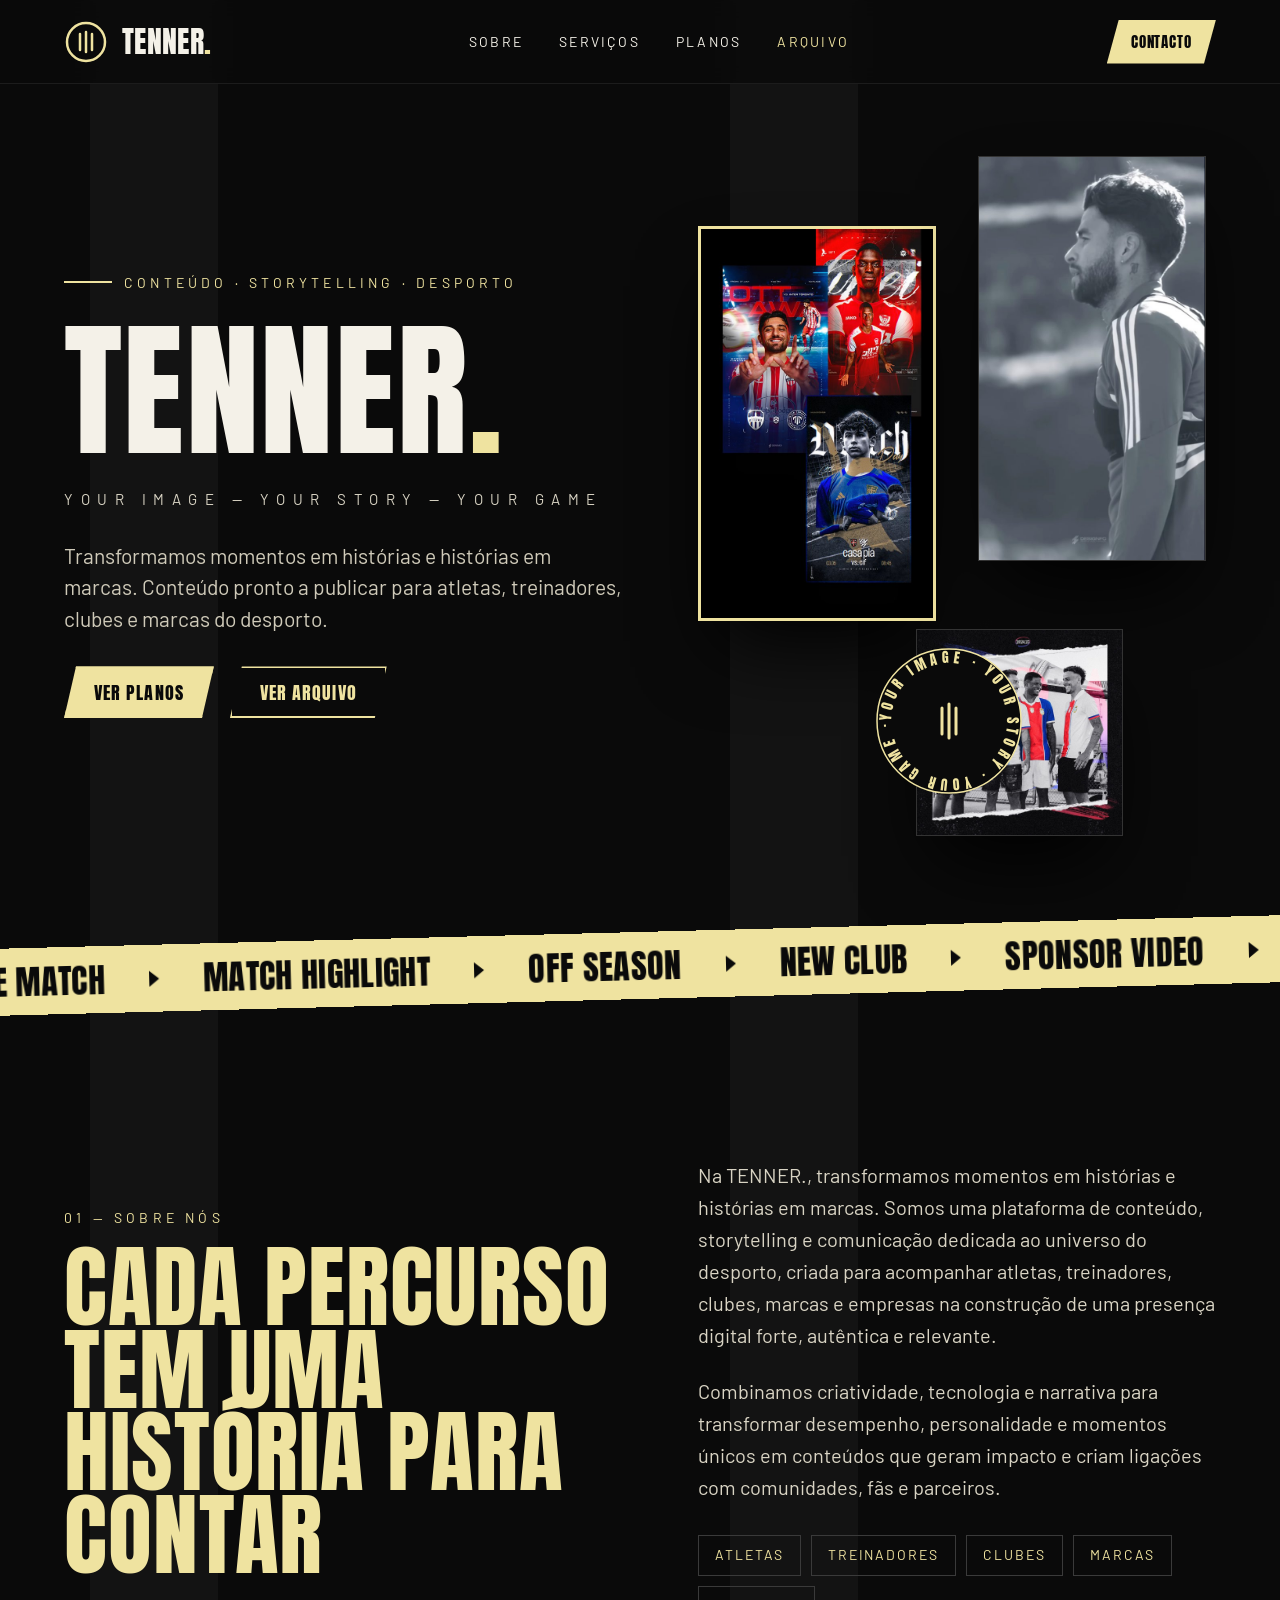
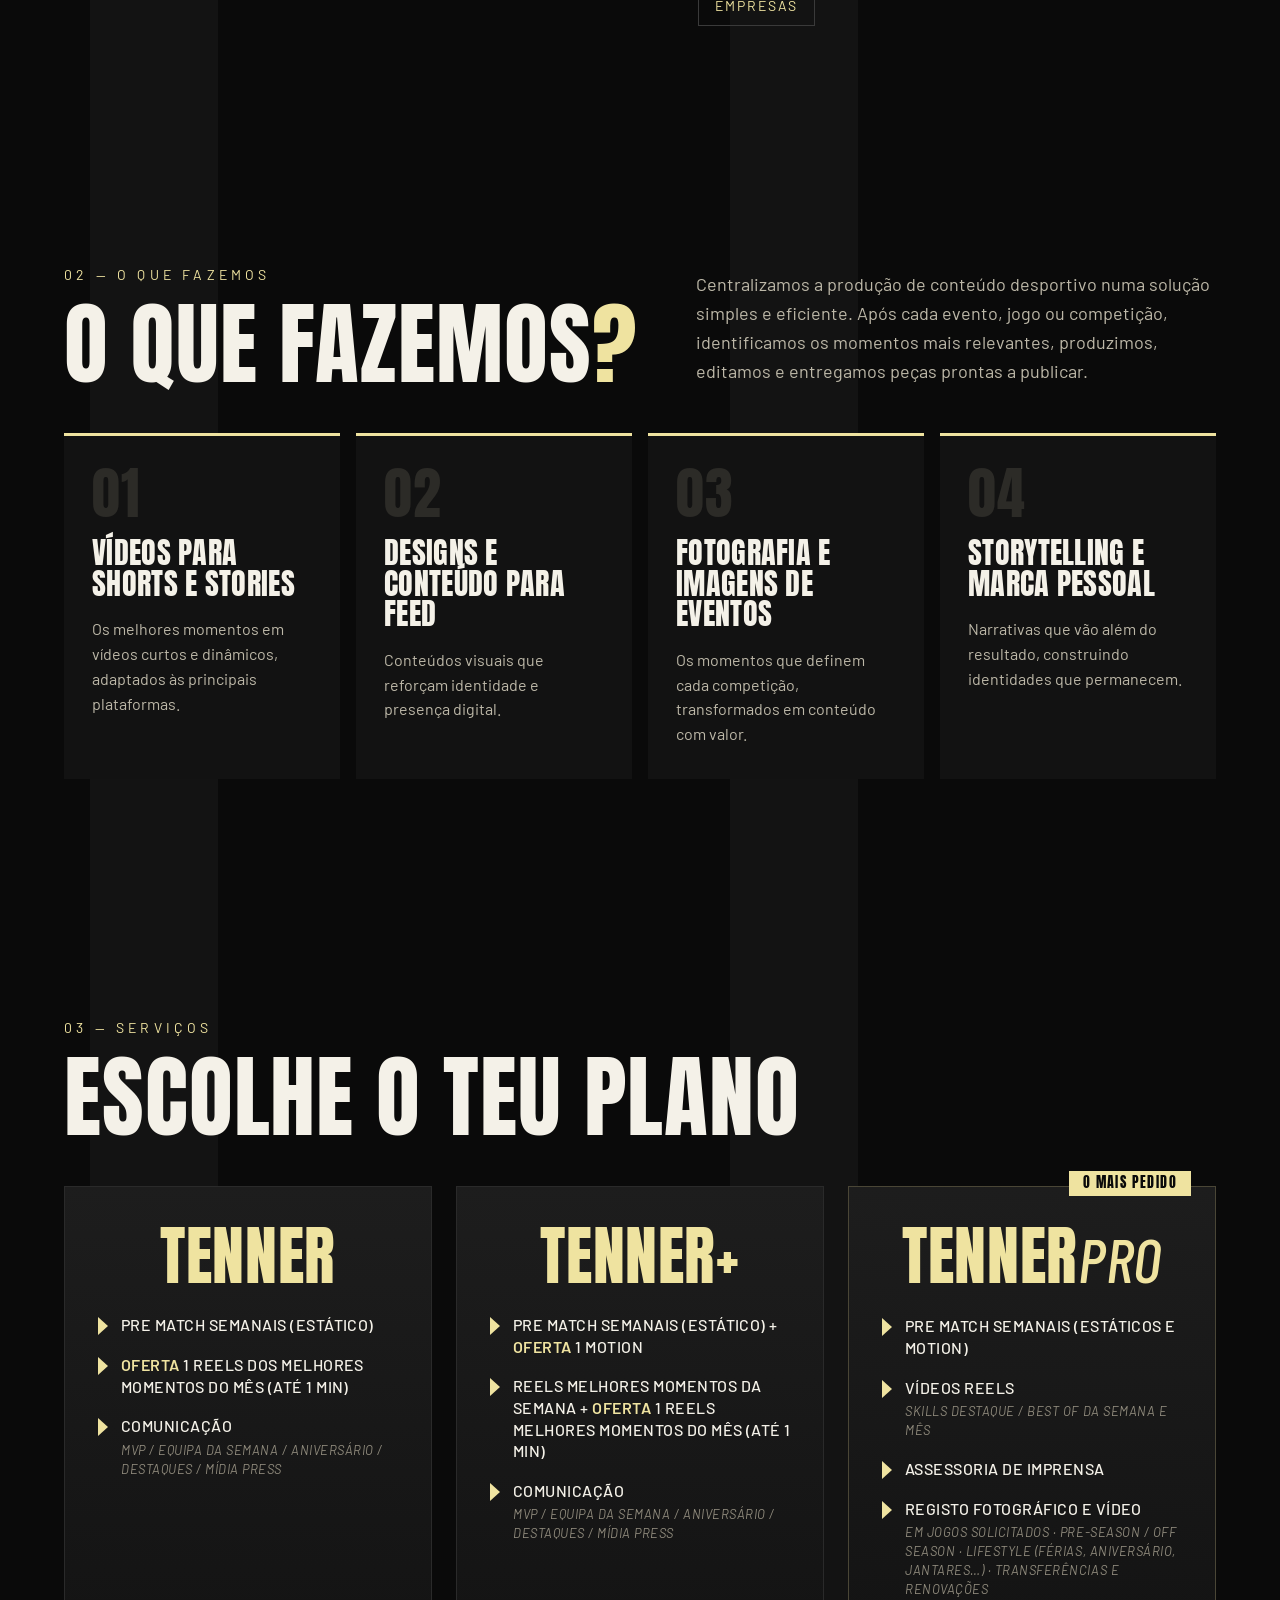
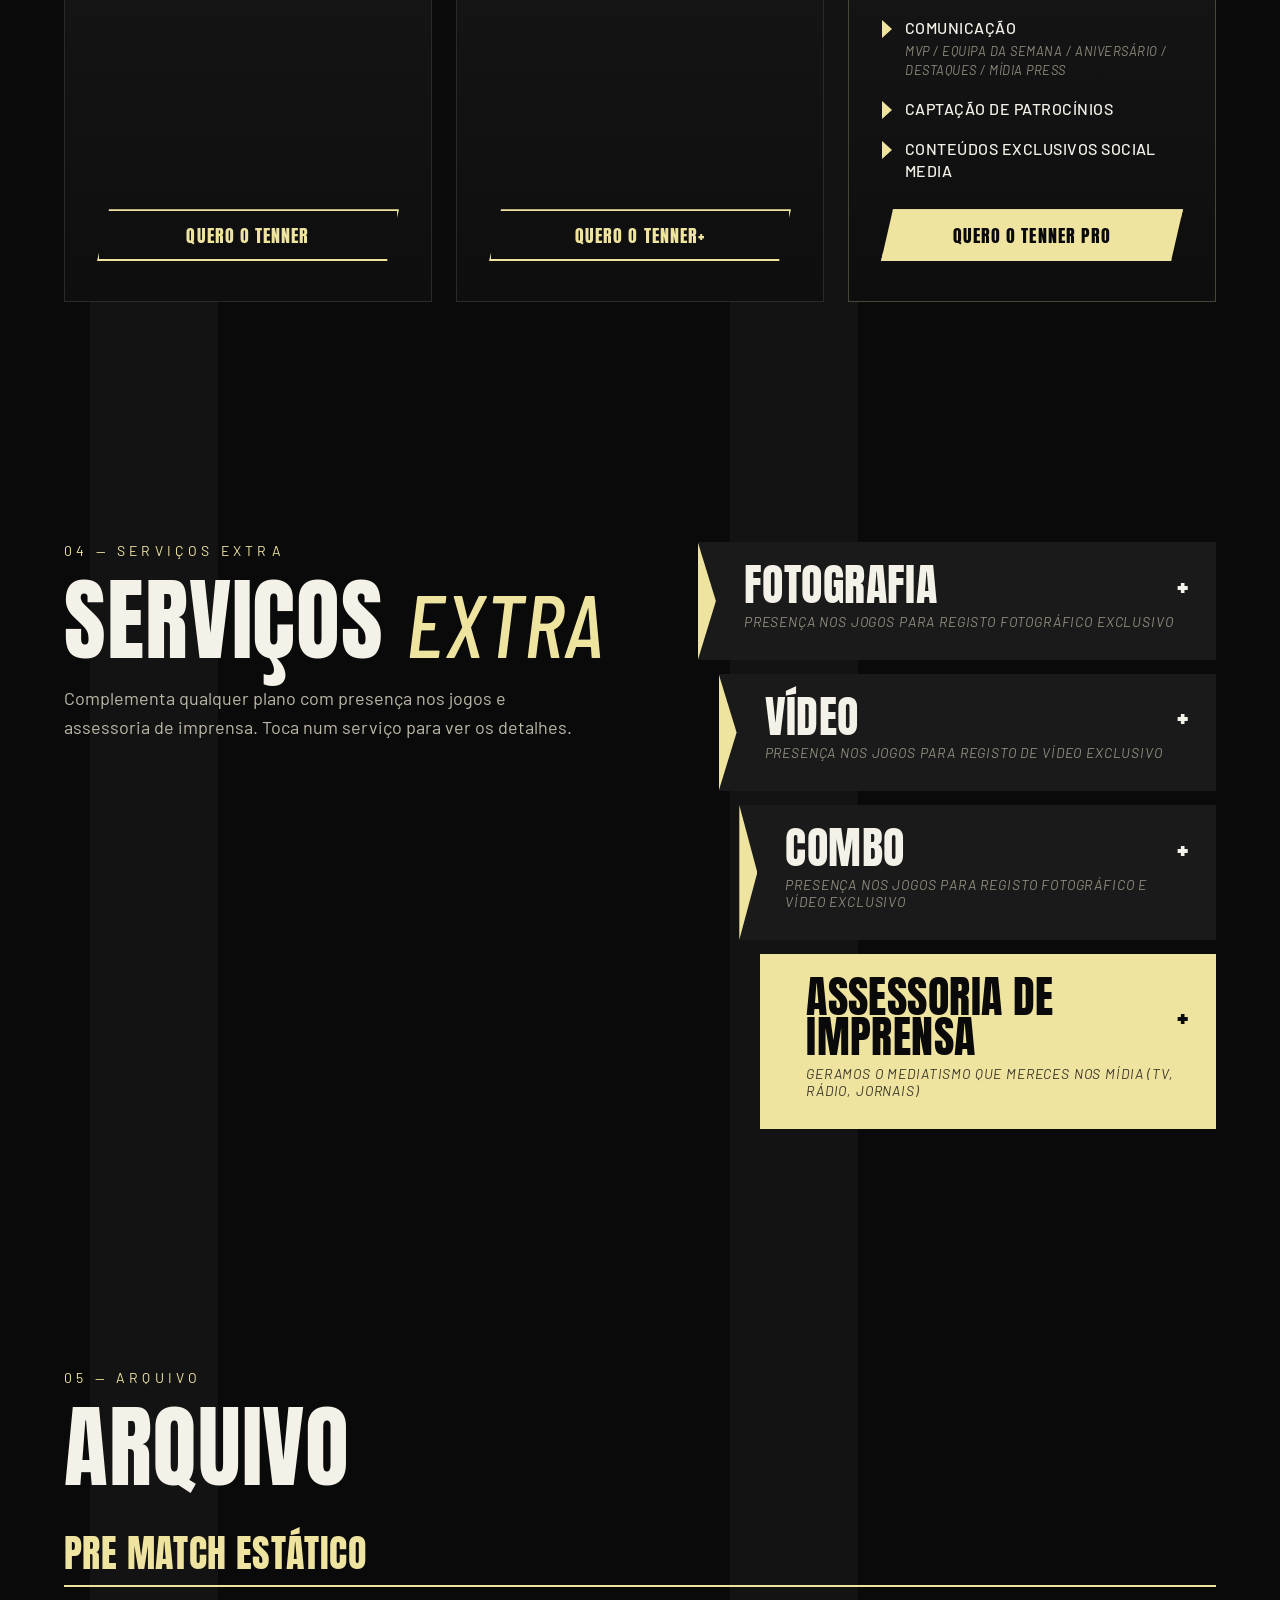
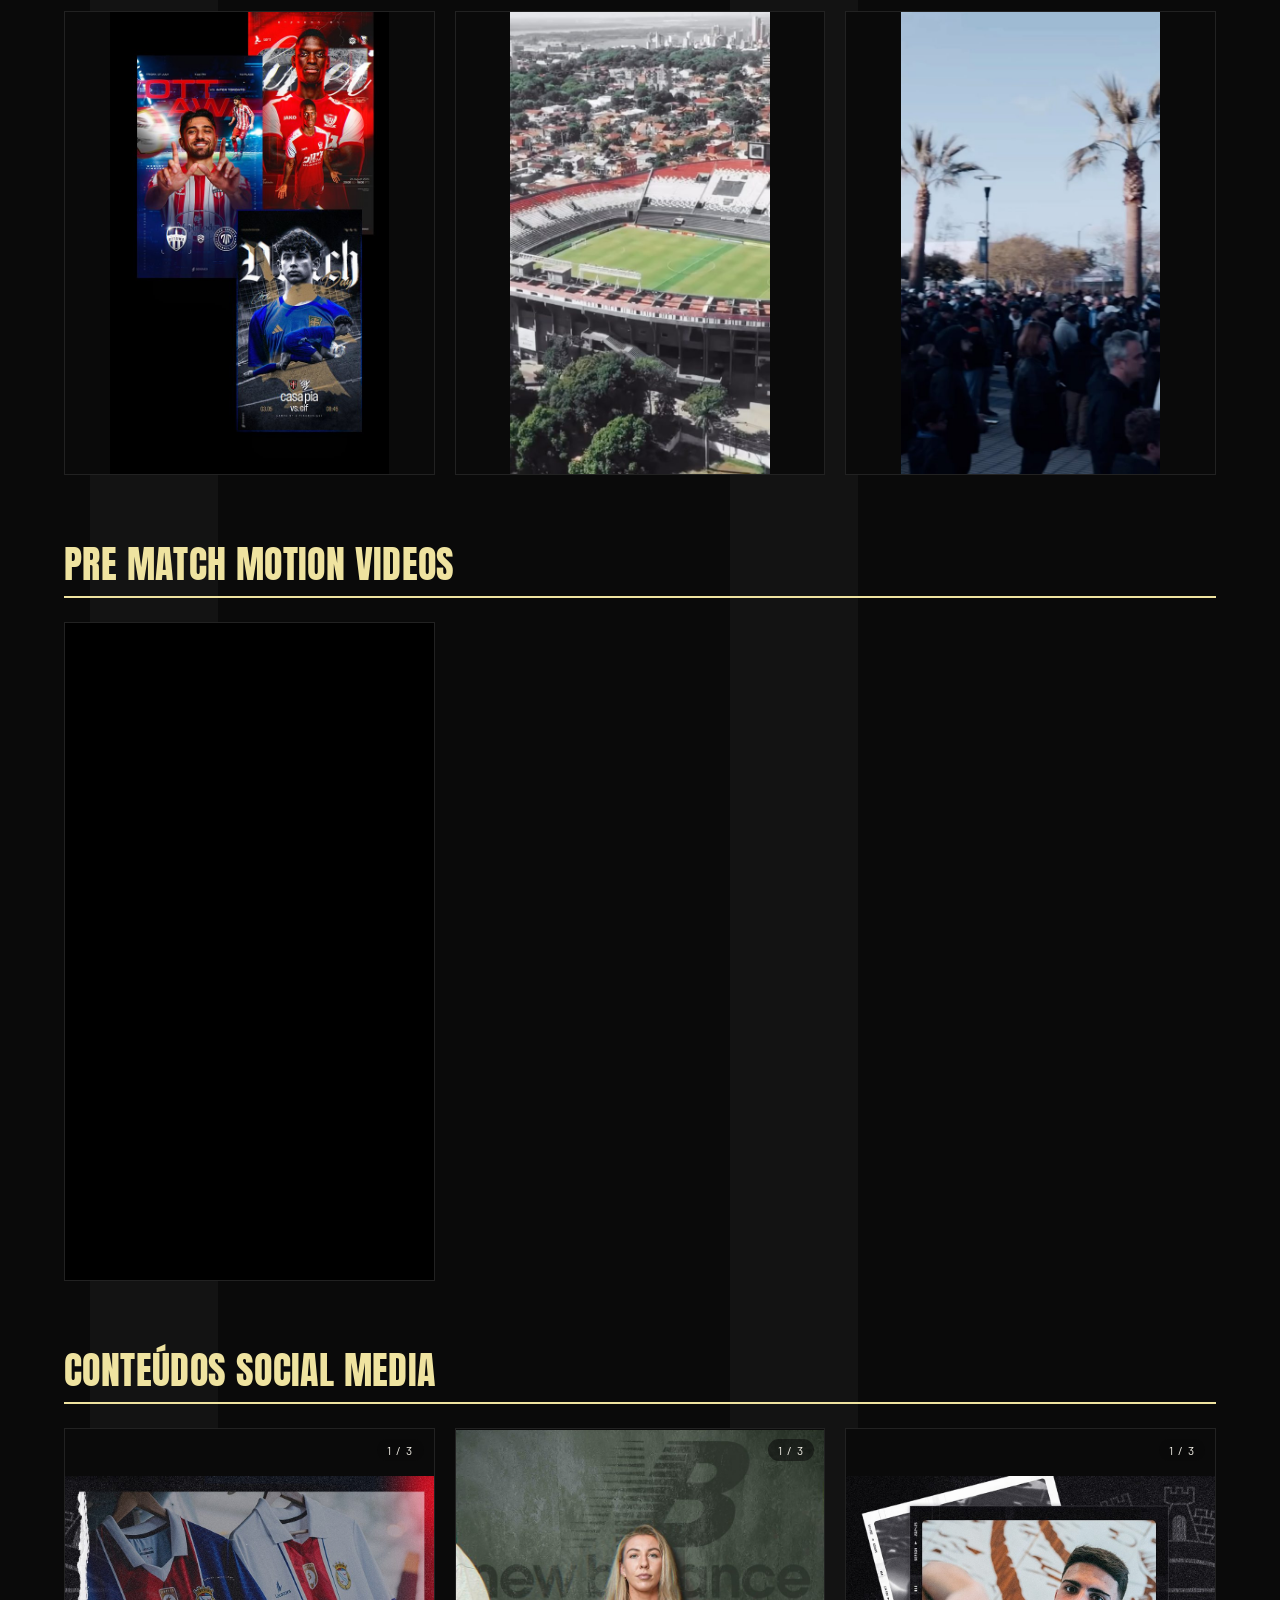
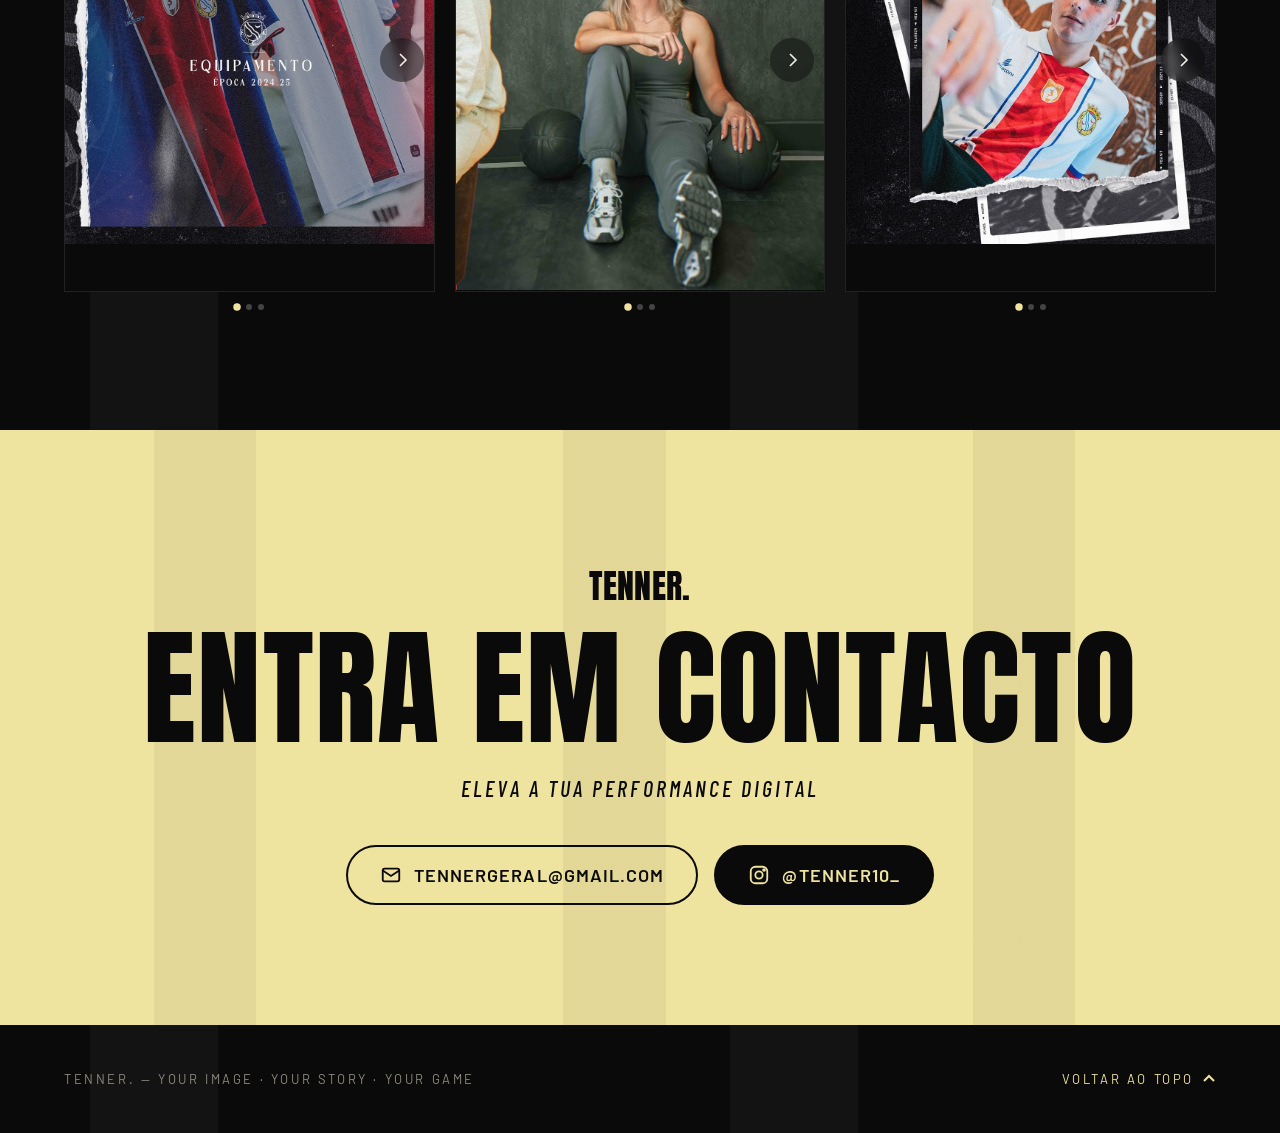
<file: index.html>
<!doctype html>
<html lang="pt">
<head>
<meta charset="utf-8">
<meta name="viewport" content="width=device-width, initial-scale=1">
<title>TENNER10 | TENNER. — Conteúdo e storytelling para o desporto</title>
<meta name="description" content="TENNER10 (TENNER.) é uma plataforma de conteúdo, storytelling e comunicação para atletas, treinadores, clubes e marcas do desporto. Vídeos, design, fotografia e assessoria de imprensa.">
<meta property="og:title" content="TENNER10 | TENNER. — Your image · Your story · Your game">
<meta property="og:description" content="Transformamos momentos em histórias e histórias em marcas.">
<meta property="og:image" content="/images/equipa.jpg">
<link rel="canonical" href="https://tenner10.netlify.app/">
<meta property="og:url" content="https://tenner10.netlify.app/">
<meta property="og:type" content="website">
<meta property="og:locale" content="pt_PT">
<script type="application/ld+json">{"@context":"https://schema.org","@type":"Organization","name":"TENNER.","alternateName":["TENNER10","Tenner"],"url":"https://tenner10.netlify.app/","email":"tennergeral@gmail.com","sameAs":["https://instagram.com/tenner10_"],"description":"Plataforma de conteúdo, storytelling e comunicação dedicada ao universo do desporto."}</script>
<meta name="theme-color" content="#0a0a0a">
<link rel="icon" href="/images/favicon.svg" type="image/svg+xml">
<link rel="preconnect" href="https://fonts.googleapis.com">
<link rel="preconnect" href="https://fonts.gstatic.com" crossorigin>
<link rel="stylesheet" href="https://fonts.googleapis.com/css2?family=Anton&family=Barlow:ital,wght@0,400;0,500;0,600;1,400&family=Barlow+Condensed:ital,wght@1,500;1,600&display=swap">
<link rel="stylesheet" href="/css/style.css">
<script src="https://identity.netlify.com/v1/netlify-identity-widget.js"></script>
</head>
<body>
<div class="page" id="topo">

<header class="top wrap">
  <a class="brand" href="#topo" aria-label="TENNER. início">
    <svg width="44" height="44" viewBox="0 0 44 44" fill="none" stroke="#efe3a0" stroke-width="2.5" aria-hidden="true"><circle cx="22" cy="22" r="19"/><path d="M16 14v16M22 12v20M28 14v16" stroke-linecap="round"/></svg>
    <span class="disp">TENNER<span class="y">.</span></span>
  </a>
  <nav class="nav" aria-label="Principal">
    <a href="#sobre">Sobre</a><a href="#servicos">Serviços</a><a href="#planos">Planos</a><a href="#arquivo">Arquivo</a>
  </nav>
  <a class="btn btn-y btn-sm" href="#contacto">Contacto</a>
</header>

<main>
<section class="hero wrap">
  <div class="stack" style="gap:32px">
    <div class="eyebrow r1" data-bind="hero.eyebrow">Conteúdo · Storytelling · Desporto</div>
    <h1 class="disp hero-t r2">TENNER<span class="y">.</span></h1>
    <div class="tagline r2" data-bind="hero.tagline">Your image — Your story — Your game</div>
    <p class="intro r3" data-bind="hero.intro">Transformamos momentos em histórias e histórias em marcas. Conteúdo pronto a publicar para atletas, treinadores, clubes e marcas do desporto.</p>
    <div class="actions r3">
      <a class="btn btn-y" href="#planos">Ver planos</a>
      <a class="btn btn-o" href="#arquivo">Ver arquivo</a>
    </div>
  </div>
  <div class="art" aria-hidden="true">
    <div class="ph a"><img data-src="hero.image1" alt=""></div>
    <div class="ph b"><img data-src="hero.image2" alt=""></div>
    <div class="ph c"><img data-src="hero.image3" alt=""></div>
    <svg class="seal" width="150" height="150" viewBox="0 0 150 150"><defs><path id="c" d="M75,75 m-58,0 a58,58 0 1,1 116,0 a58,58 0 1,1 -116,0"/></defs><circle cx="75" cy="75" r="72" fill="#0a0a0a" stroke="#efe3a0" stroke-width="1.5"/><text fill="#efe3a0" font-family="Anton" font-size="14" letter-spacing="4.2"><textPath href="#c">YOUR IMAGE · YOUR STORY · YOUR GAME ·</textPath></text><path d="M68 62v26M75 58v34M82 62v26" stroke="#efe3a0" stroke-width="3" stroke-linecap="round"/></svg>
  </div>
</section>

<div class="band" aria-hidden="true"><div class="marq disp" id="marquee"></div></div>

<section id="sobre" class="wrap sec split" style="padding-top:160px">
  <div class="stack reveal">
    <div class="kicker">01 — Sobre nós</div>
    <h2 class="disp h2 y" data-bind="about.title">Cada percurso tem uma história para contar</h2>
  </div>
  <div class="about-copy reveal">
    <p data-bind="about.paragraph1">Na TENNER., transformamos momentos em histórias e histórias em marcas. Somos uma plataforma de conteúdo, storytelling e comunicação dedicada ao universo do desporto, criada para acompanhar atletas, treinadores, clubes, marcas e empresas na construção de uma presença digital forte, autêntica e relevante.</p>
    <p data-bind="about.paragraph2">Combinamos criatividade, tecnologia e narrativa para transformar desempenho, personalidade e momentos únicos em conteúdos que geram impacto e criam ligações com comunidades, fãs e parceiros.</p>
    <div class="chips" id="audience"></div>
  </div>
</section>

<section id="servicos" class="wrap sec">
  <div class="sec-head reveal">
    <div class="stack"><div class="kicker">02 — O que fazemos</div><h2 class="disp h2">O que fazemos<span class="y">?</span></h2></div>
    <p class="lead" id="servicos-intro"></p>
  </div>
  <div class="grid4" id="servicos-list"></div>
</section>

<section id="planos" class="wrap sec">
  <div class="sec-head reveal">
    <div class="stack"><div class="kicker">03 — Serviços</div><h2 class="disp h2">Escolhe o teu plano</h2></div>
  </div>
  <div class="grid3" id="plans"></div>
</section>

<section class="wrap sec split extras-split">
  <div class="stack sticky reveal">
    <div class="kicker">04 — Serviços extra</div>
    <h2 class="disp h2">Serviços <span class="ital y">extra</span></h2>
    <p class="lead" id="extras-intro"></p>
  </div>
  <div class="extras" id="extras"></div>
</section>

<section id="arquivo" class="wrap sec">
  <div class="sec-head reveal">
    <div class="stack"><div class="kicker">05 — Arquivo</div><h2 class="disp h2">Arquivo</h2></div>
  </div>
  <div class="arch-rows">
    <div class="arch-row reveal"><h3 class="disp arch-h" id="col-estatico-t">Pre Match Estático</h3><div class="arch-list" id="col-estatico"></div></div>
    <div class="arch-row reveal"><h3 class="disp arch-h" id="col-motion-t">Pre Match Motion Videos</h3><div class="arch-list" id="col-motion"></div></div>
    <div class="arch-row reveal"><h3 class="disp arch-h" id="col-social-t">Conteúdos Social Media</h3><div class="arch-list" id="col-social"></div></div>
  </div>
</section>
</main>

<section id="contacto" class="contact">
  <div class="contact-in reveal">
    <div class="disp" style="font-size:34px">TENNER.</div>
    <h2 class="disp" data-bind="contact.title">Entra em contacto</h2>
    <div class="ital" data-bind="contact.subtitle">Eleva a tua performance digital</div>
    <div class="pills">
      <a class="pill" id="mail">
        <svg width="22" height="22" viewBox="0 0 24 24" fill="none" stroke="currentColor" stroke-width="2" aria-hidden="true"><rect x="3" y="5" width="18" height="14" rx="2"/><path d="M3 7l9 6 9-6"/></svg><span></span></a>
      <a class="pill dark" id="insta" target="_blank" rel="noopener">
        <svg width="22" height="22" viewBox="0 0 24 24" fill="none" stroke="currentColor" stroke-width="2" aria-hidden="true"><rect x="3" y="3" width="18" height="18" rx="5"/><circle cx="12" cy="12" r="4"/><circle cx="17.5" cy="6.5" r="1" fill="currentColor"/></svg><span></span></a>
    </div>
  </div>
</section>

<footer class="wrap">
  <span>TENNER. — Your image · Your story · Your game</span>
  <a href="#topo">Voltar ao topo <svg width="14" height="14" viewBox="0 0 14 14" fill="none" stroke="currentColor" stroke-width="2" aria-hidden="true"><path d="M2 9l5-5 5 5"/></svg></a>
</footer>
</div>

<div class="lb" id="lb" role="dialog" aria-modal="true" aria-label="Pré-visualização">
  <button class="lb-close" id="lb-close" type="button" aria-label="Fechar"><svg width="20" height="20" viewBox="0 0 20 20" stroke="currentColor" stroke-width="2"><path d="M4 4l12 12M16 4L4 16"/></svg></button>
  <div class="lb-in" id="lb-in"></div>
</div>

<script src="/js/main.js"></script>
<script>
  if (window.netlifyIdentity) {
    window.netlifyIdentity.on("init", function (user) {
      if (!user) window.netlifyIdentity.on("login", function () { document.location.href = "/admin/"; });
    });
  }
</script>
</body>
</html>
</file>
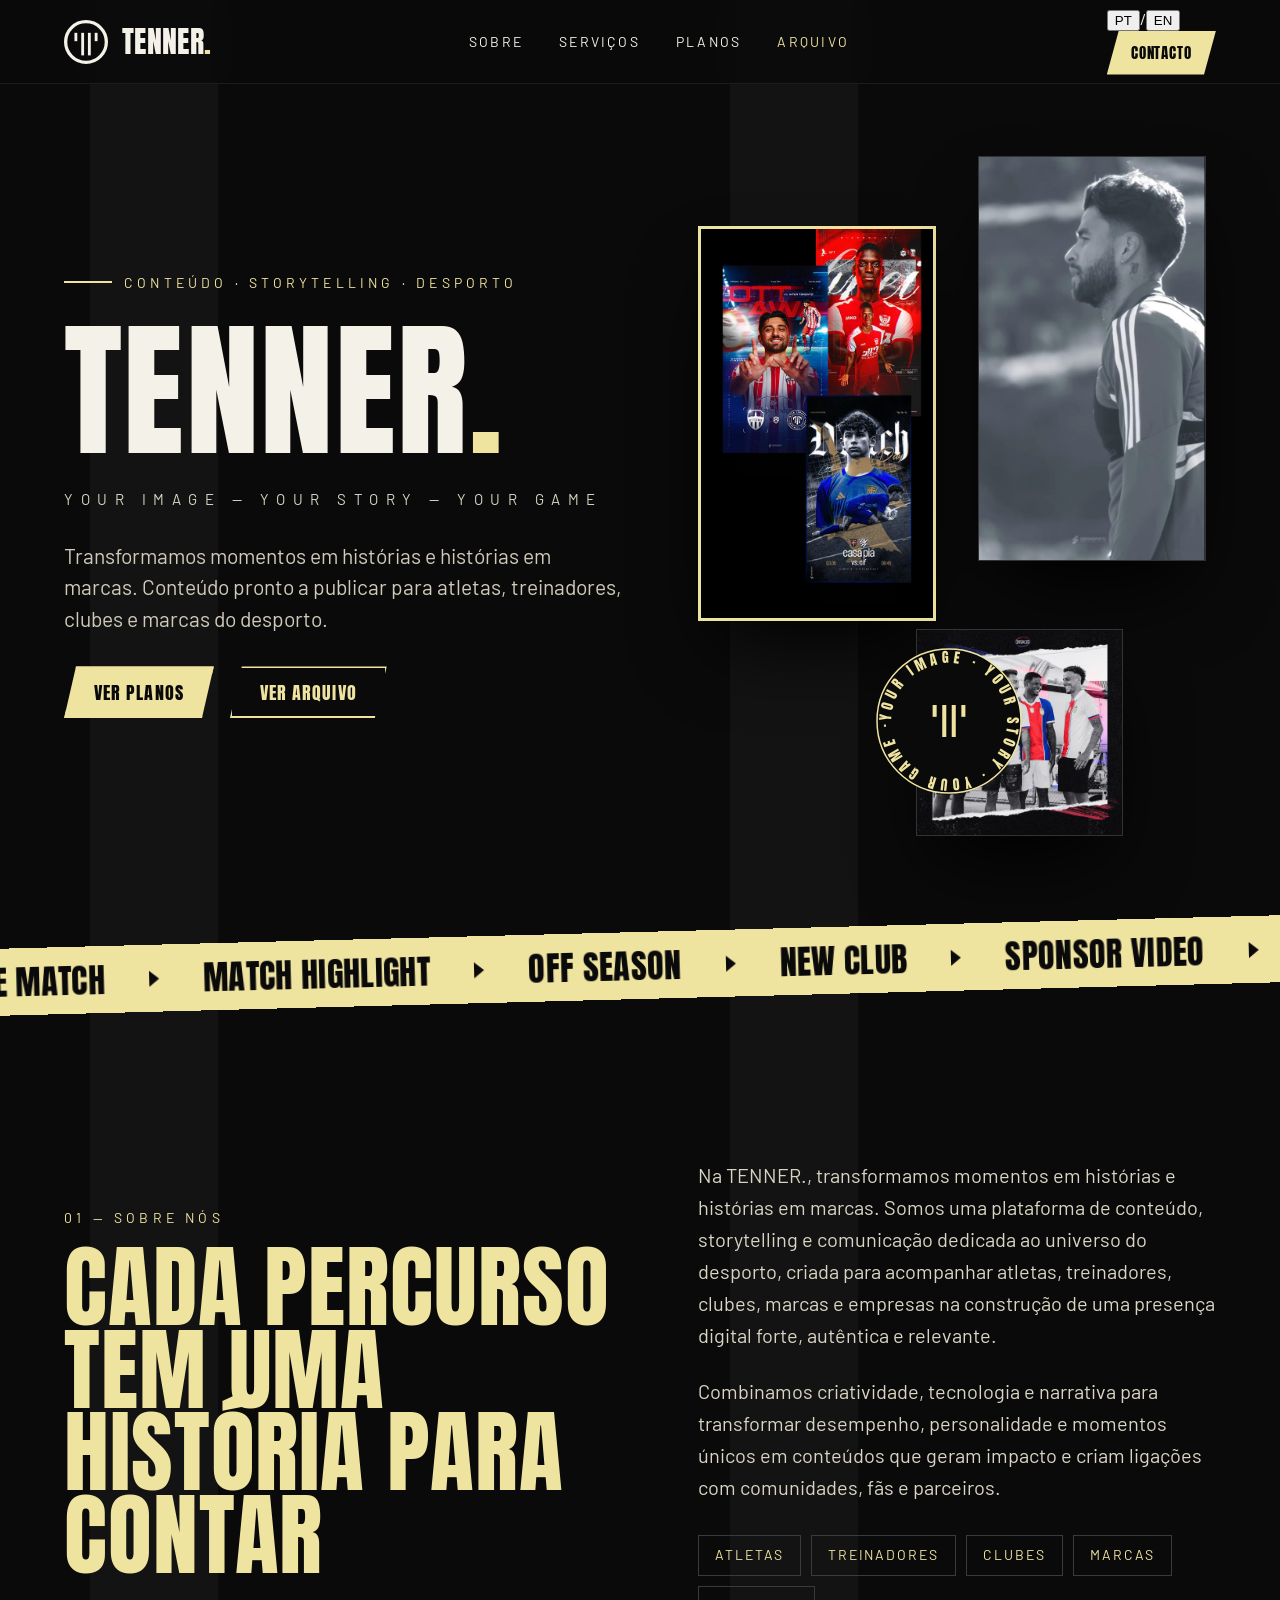
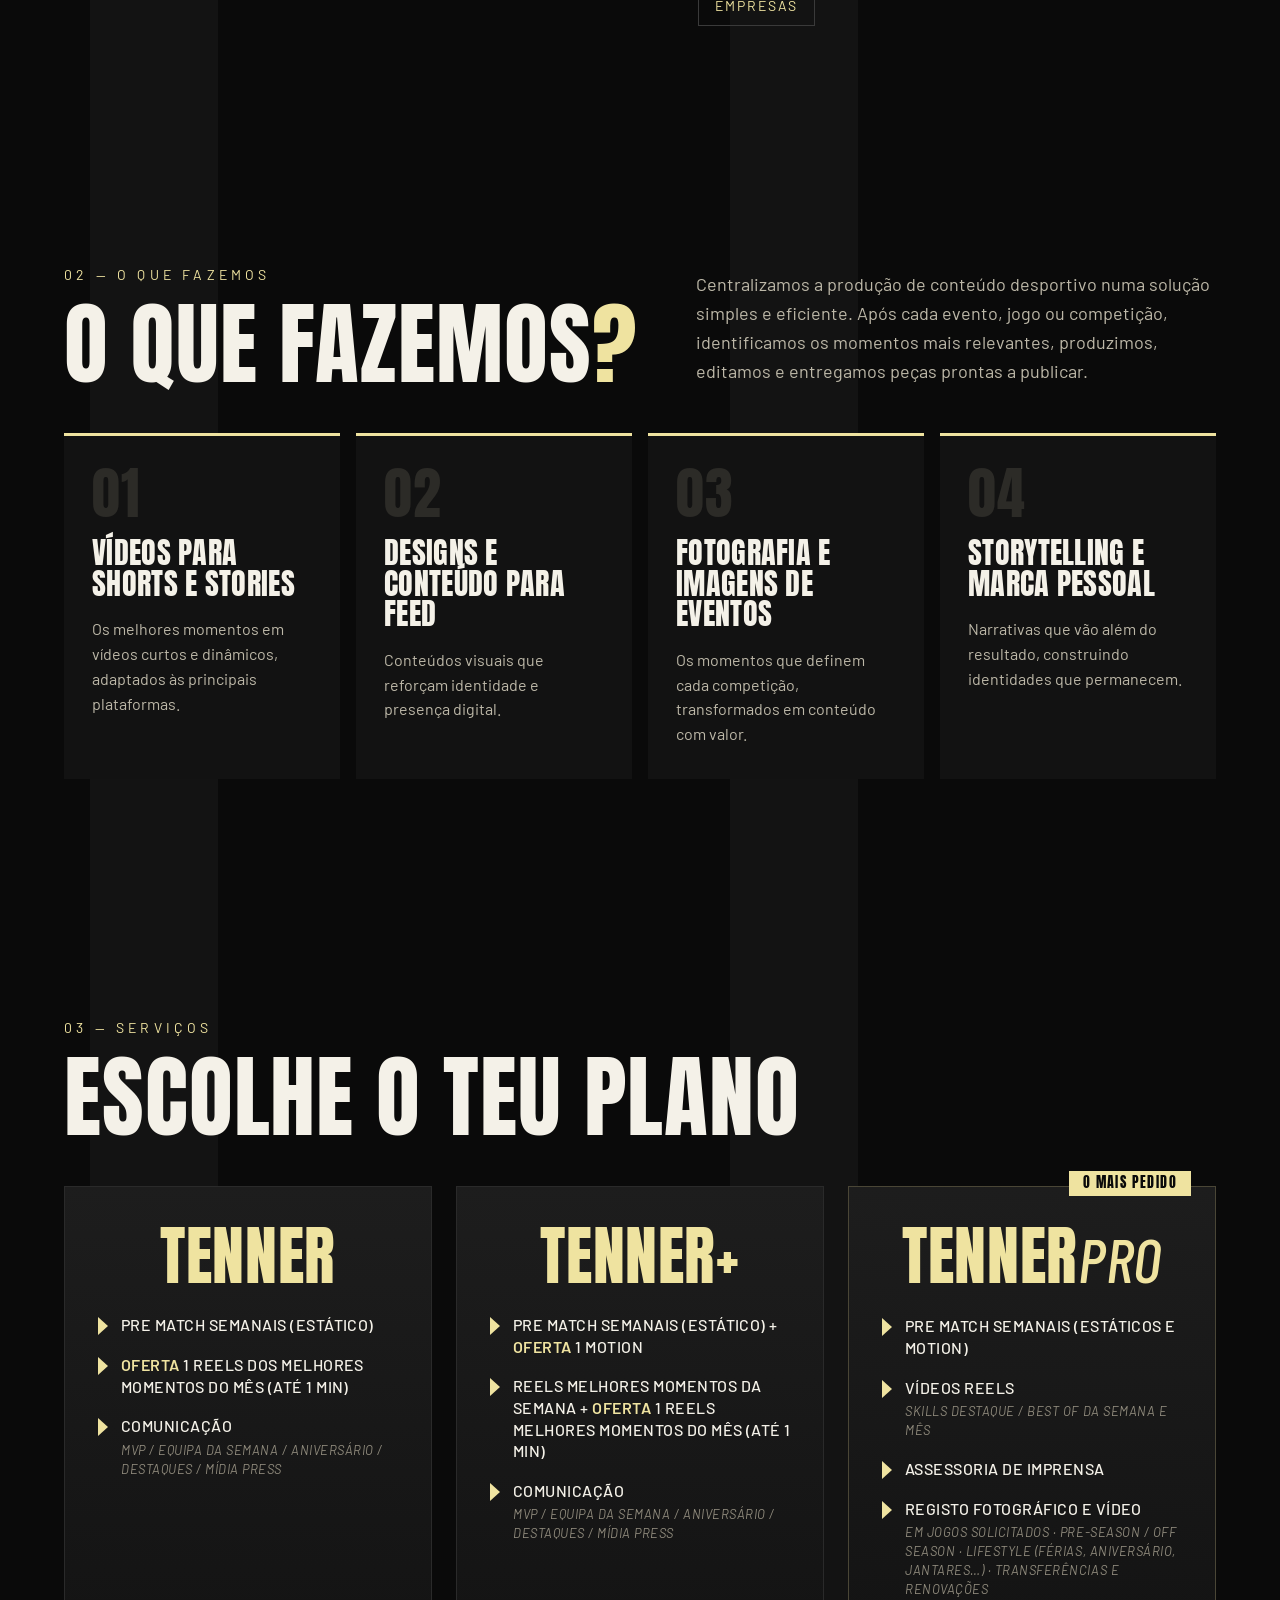
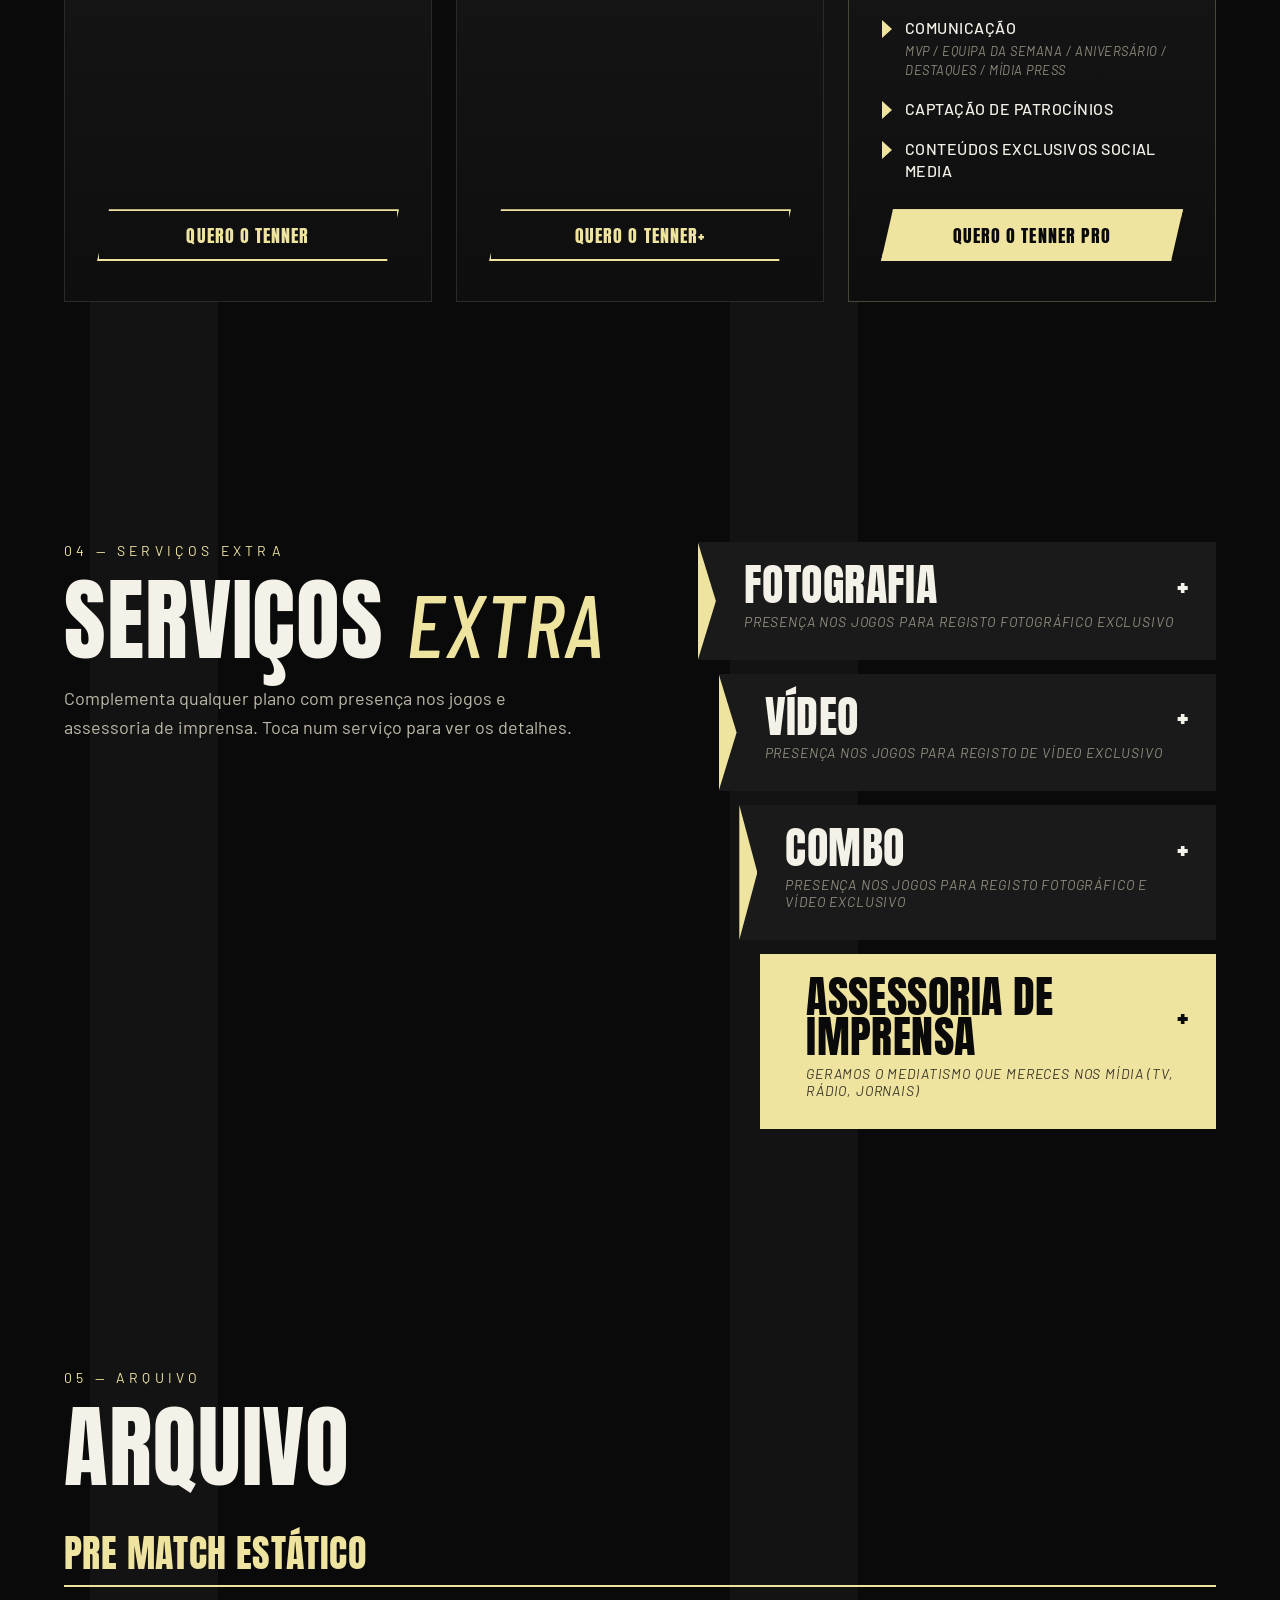
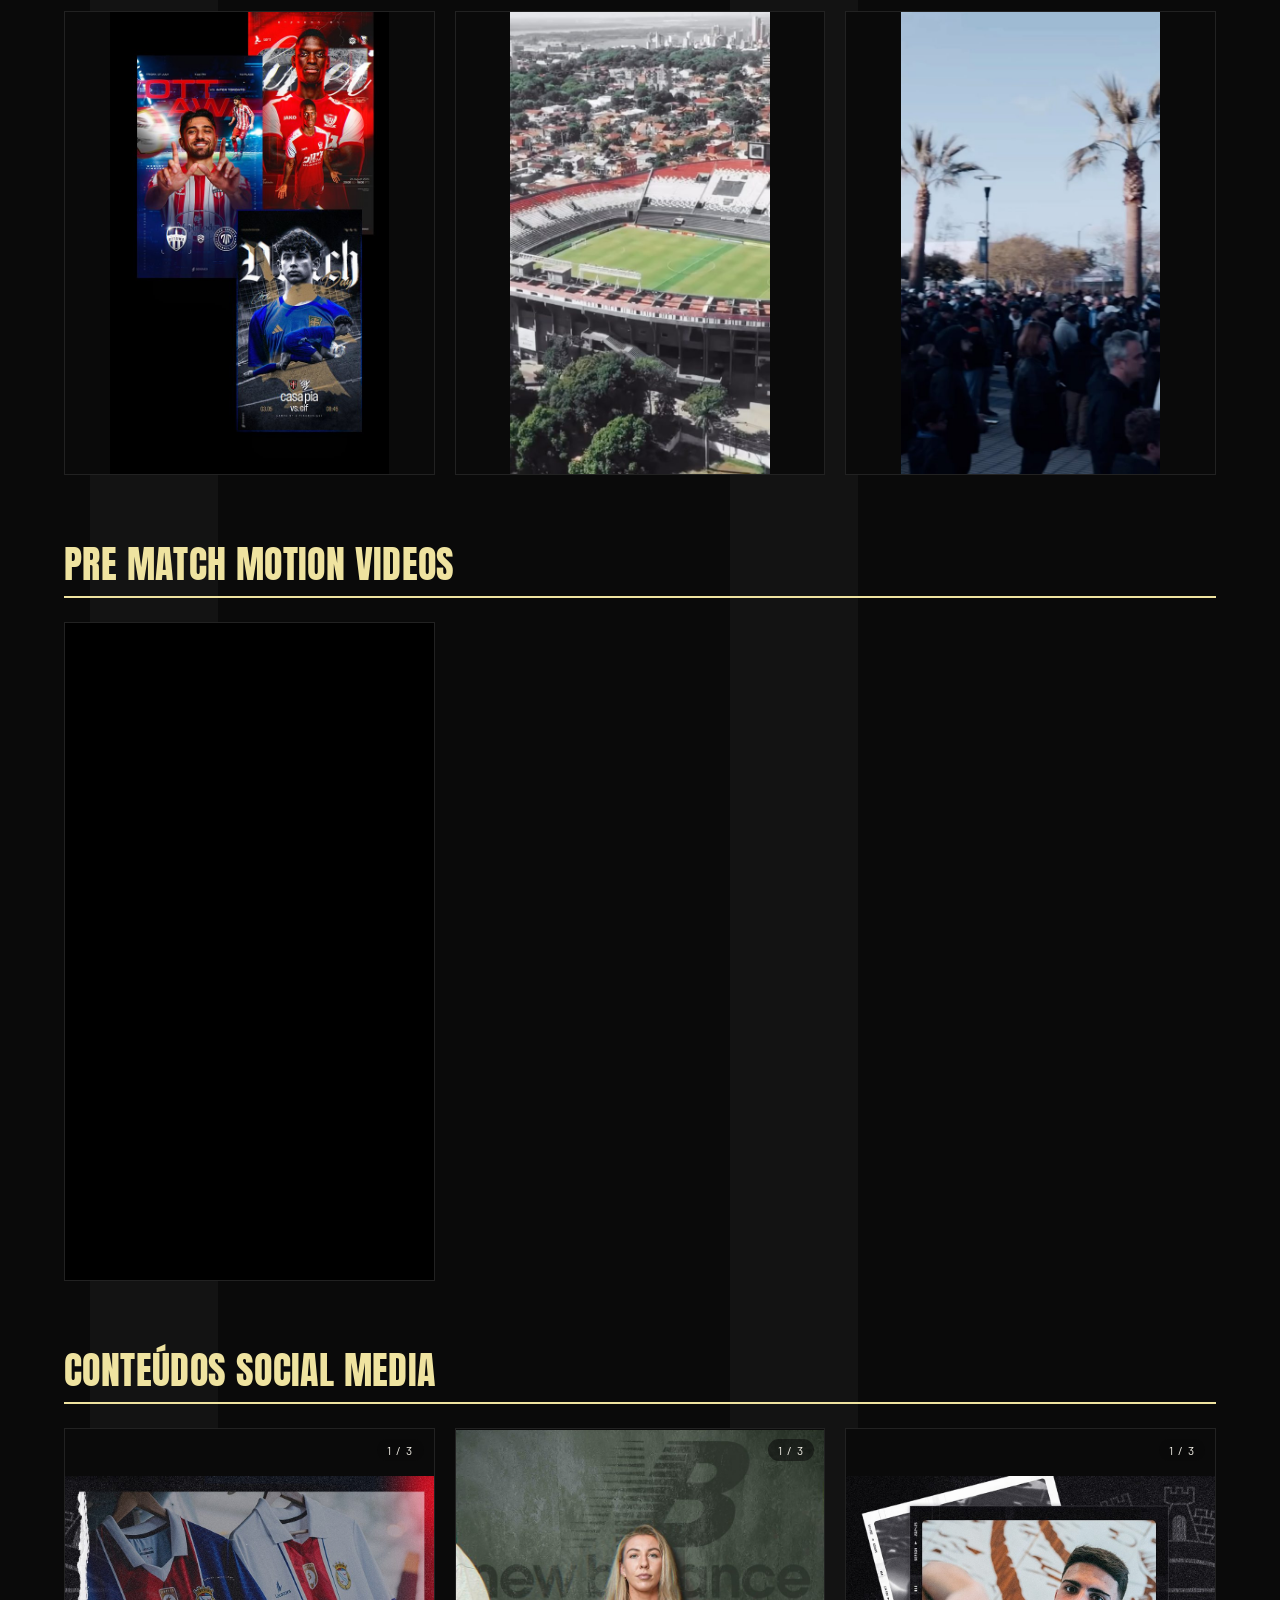
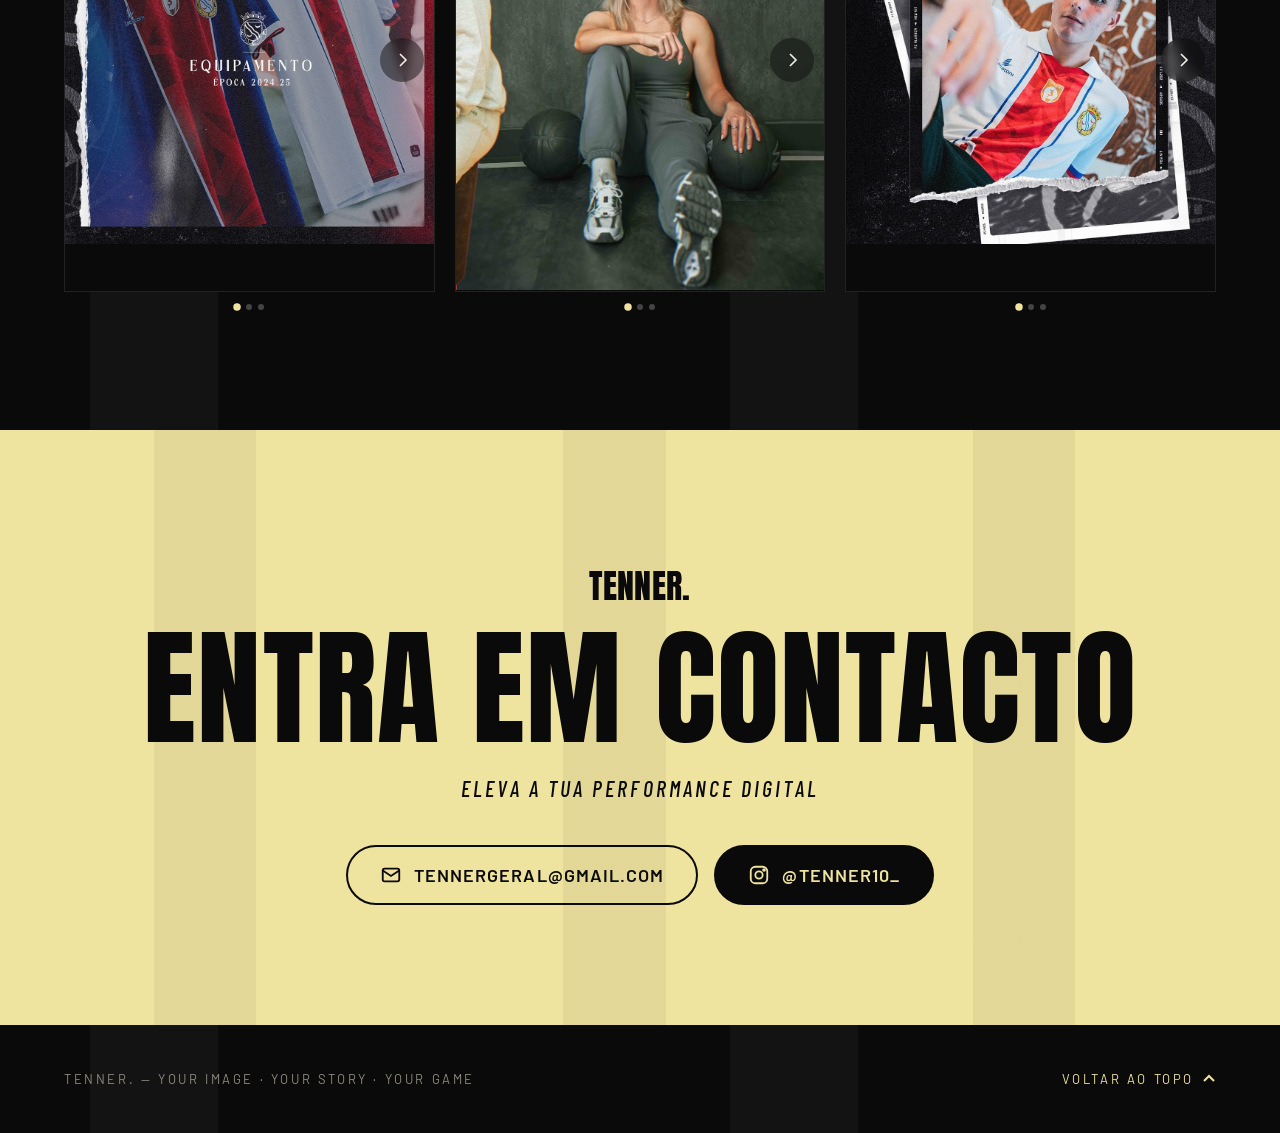
<file: tenner-site/index.html>
<!doctype html>
<html lang="pt">
<head>
<meta charset="utf-8">
<meta name="viewport" content="width=device-width, initial-scale=1">
<title>TENNER10 | TENNER. — Conteúdo e storytelling para o desporto</title>
<meta name="description" content="TENNER10 (TENNER.) é uma plataforma de conteúdo, storytelling e comunicação para atletas, treinadores, clubes e marcas do desporto. Vídeos, design, fotografia e assessoria de imprensa.">
<meta property="og:title" content="TENNER10 | TENNER. — Your image · Your story · Your game">
<meta property="og:description" content="Transformamos momentos em histórias e histórias em marcas.">
<meta property="og:image" content="/images/equipa.jpg">
<link rel="canonical" href="https://tenner10.netlify.app/">
<meta property="og:url" content="https://tenner10.netlify.app/">
<meta property="og:type" content="website">
<meta property="og:locale" content="pt_PT">
<script type="application/ld+json">{"@context":"https://schema.org","@type":"Organization","name":"TENNER.","alternateName":["TENNER10","Tenner"],"url":"https://tenner10.netlify.app/","email":"tennergeral@gmail.com","sameAs":["https://instagram.com/tenner10_"],"description":"Plataforma de conteúdo, storytelling e comunicação dedicada ao universo do desporto."}</script>
<meta name="theme-color" content="#0a0a0a">
<link rel="icon" href="/images/favicon.svg" type="image/svg+xml">
<link rel="preconnect" href="https://fonts.googleapis.com">
<link rel="preconnect" href="https://fonts.gstatic.com" crossorigin>
<link rel="stylesheet" href="https://fonts.googleapis.com/css2?family=Anton&family=Barlow:ital,wght@0,400;0,500;0,600;1,400&family=Barlow+Condensed:ital,wght@1,500;1,600&display=swap">
<link rel="stylesheet" href="/css/style.css">
<script>
  // Links dos emails de conta (convite, confirmação, recuperação) → abrem no painel
  (function () { var h = location.hash; if (/(invite_token|recovery_token|confirmation_token|email_change_token|error_description)=/.test(h)) location.replace('/admin/' + h); })();
</script>
</head>
<body>
<div class="page" id="topo">

<header class="top wrap">
  <a class="brand" href="#topo" aria-label="TENNER.">
    <svg class="mark" width="44" height="44" viewBox="0 0 480 480" aria-hidden="true"><circle cx="240" cy="240" r="222" fill="none" stroke="currentColor" stroke-width="36"/><g fill="currentColor"><rect x="114" y="140" width="31" height="91"/><rect x="188" y="140" width="31" height="246"/><rect x="261" y="140" width="31" height="246"/><rect x="335" y="140" width="31" height="91"/></g></svg>
    <span class="disp">TENNER<span class="y">.</span></span>
  </a>
  <nav class="nav" aria-label="Principal">
    <a href="#sobre" data-i18n="nav.sobre">Sobre</a><a href="#servicos" data-i18n="nav.servicos">Serviços</a><a href="#planos" data-i18n="nav.planos">Planos</a><a href="#arquivo" data-i18n="nav.arquivo">Arquivo</a>
  </nav>
  <div class="top-r">
    <div class="lang" role="group" aria-label="Idioma / Language">
      <button type="button" data-lang="pt" aria-pressed="true" lang="pt" title="Português">PT</button><span aria-hidden="true">/</span><button type="button" data-lang="en" aria-pressed="false" lang="en" title="English">EN</button>
    </div>
    <a class="btn btn-y btn-sm" href="#contacto" data-i18n="btn.contacto">Contacto</a>
  </div>
</header>

<main>
<section class="hero wrap">
  <div class="stack" style="gap:32px">
    <div class="eyebrow r1" data-bind="hero.eyebrow">Conteúdo · Storytelling · Desporto</div>
    <h1 class="disp hero-t r2">TENNER<span class="y">.</span></h1>
    <div class="tagline r2" data-bind="hero.tagline">Your image — Your story — Your game</div>
    <p class="intro r3" data-bind="hero.intro">Transformamos momentos em histórias e histórias em marcas. Conteúdo pronto a publicar para atletas, treinadores, clubes e marcas do desporto.</p>
    <div class="actions r3">
      <a class="btn btn-y" href="#planos" data-i18n="hero.planos">Ver planos</a>
      <a class="btn btn-o" href="#arquivo" data-i18n="hero.arquivo">Ver arquivo</a>
    </div>
  </div>
  <div class="art" aria-hidden="true">
    <div class="ph a"><img data-src="hero.image1" alt=""></div>
    <div class="ph b"><img data-src="hero.image2" alt=""></div>
    <div class="ph c"><img data-src="hero.image3" alt=""></div>
    <svg class="seal" width="150" height="150" viewBox="0 0 150 150"><defs><path id="c" d="M75,75 m-58,0 a58,58 0 1,1 116,0 a58,58 0 1,1 -116,0"/></defs><circle cx="75" cy="75" r="72" fill="#0a0a0a" stroke="#efe3a0" stroke-width="1.5"/><text fill="#efe3a0" font-family="Anton" font-size="14" letter-spacing="4.2"><textPath href="#c">YOUR IMAGE · YOUR STORY · YOUR GAME ·</textPath></text><g fill="#efe3a0" transform="translate(43.8 40.8) scale(.13)"><rect x="114" y="140" width="31" height="91"/><rect x="188" y="140" width="31" height="246"/><rect x="261" y="140" width="31" height="246"/><rect x="335" y="140" width="31" height="91"/></g></svg>
  </div>
</section>

<div class="band" aria-hidden="true"><div class="marq disp" id="marquee"></div></div>

<div class="cs-slot" data-slot="antes-sobre"></div>
<section id="sobre" class="wrap sec split" style="padding-top:160px">
  <div class="stack reveal">
    <div class="kicker" data-i18n="k.sobre">01 — Sobre nós</div>
    <h2 class="disp h2 y" data-bind="about.title">Cada percurso tem uma história para contar</h2>
  </div>
  <div class="about-copy reveal">
    <p data-bind="about.paragraph1">Na TENNER., transformamos momentos em histórias e histórias em marcas. Somos uma plataforma de conteúdo, storytelling e comunicação dedicada ao universo do desporto, criada para acompanhar atletas, treinadores, clubes, marcas e empresas na construção de uma presença digital forte, autêntica e relevante.</p>
    <p data-bind="about.paragraph2">Combinamos criatividade, tecnologia e narrativa para transformar desempenho, personalidade e momentos únicos em conteúdos que geram impacto e criam ligações com comunidades, fãs e parceiros.</p>
    <div class="chips" id="audience"></div>
  </div>
</section>

<div class="cs-slot" data-slot="apos-sobre"></div>
<section id="servicos" class="wrap sec">
  <div class="sec-head reveal">
    <div class="stack"><div class="kicker" data-i18n="k.fazemos">02 — O que fazemos</div><h2 class="disp h2" data-i18n="h.fazemos">O que fazemos<span class="y">?</span></h2></div>
    <p class="lead" id="servicos-intro"></p>
  </div>
  <div class="grid4" id="servicos-list"></div>
</section>

<div class="cs-slot" data-slot="apos-servicos"></div>
<section id="planos" class="wrap sec">
  <div class="sec-head reveal">
    <div class="stack"><div class="kicker" data-i18n="k.planos">03 — Serviços</div><h2 class="disp h2" data-i18n="h.planos">Escolhe o teu plano</h2></div>
  </div>
  <div class="grid3" id="plans"></div>
</section>

<div class="cs-slot" data-slot="apos-planos"></div>
<section class="wrap sec split extras-split">
  <div class="stack sticky reveal">
    <div class="kicker" data-i18n="k.extras">04 — Serviços extra</div>
    <h2 class="disp h2" data-i18n="h.extras">Serviços <span class="ital y">extra</span></h2>
    <p class="lead" id="extras-intro"></p>
  </div>
  <div class="extras" id="extras"></div>
</section>

<div class="cs-slot" data-slot="apos-extras"></div>
<section id="arquivo" class="wrap sec">
  <div class="sec-head reveal">
    <div class="stack"><div class="kicker" data-i18n="k.arquivo">05 — Arquivo</div><h2 class="disp h2" data-i18n="h.arquivo">Arquivo</h2></div>
  </div>
  <div class="arch-rows">
    <div class="arch-row reveal"><h3 class="disp arch-h" id="col-estatico-t">Pre Match Estático</h3><div class="arch-list" id="col-estatico"></div></div>
    <div class="arch-row reveal"><h3 class="disp arch-h" id="col-motion-t">Pre Match Motion Videos</h3><div class="arch-list" id="col-motion"></div></div>
    <div class="arch-row reveal"><h3 class="disp arch-h" id="col-social-t">Conteúdos Social Media</h3><div class="arch-list" id="col-social"></div></div>
  </div>
</section>
<div class="cs-slot" data-slot="apos-arquivo"></div>
</main>

<section id="contacto" class="contact">
  <div class="contact-in reveal">
    <div class="disp" style="font-size:34px">TENNER.</div>
    <h2 class="disp" data-bind="contact.title">Entra em contacto</h2>
    <div class="ital" data-bind="contact.subtitle">Eleva a tua performance digital</div>
    <div class="pills">
      <a class="pill" id="mail">
        <svg width="22" height="22" viewBox="0 0 24 24" fill="none" stroke="currentColor" stroke-width="2" aria-hidden="true"><rect x="3" y="5" width="18" height="14" rx="2"/><path d="M3 7l9 6 9-6"/></svg><span></span></a>
      <a class="pill dark" id="insta" target="_blank" rel="noopener">
        <svg width="22" height="22" viewBox="0 0 24 24" fill="none" stroke="currentColor" stroke-width="2" aria-hidden="true"><rect x="3" y="3" width="18" height="18" rx="5"/><circle cx="12" cy="12" r="4"/><circle cx="17.5" cy="6.5" r="1" fill="currentColor"/></svg><span></span></a>
    </div>
  </div>
</section>

<footer class="wrap">
  <span>TENNER. — Your image · Your story · Your game</span>
  <a href="#topo"><span data-i18n="f.topo">Voltar ao topo</span> <svg width="14" height="14" viewBox="0 0 14 14" fill="none" stroke="currentColor" stroke-width="2" aria-hidden="true"><path d="M2 9l5-5 5 5"/></svg></a>
</footer>
</div>

<div class="lb" id="lb" role="dialog" aria-modal="true" aria-label="Pré-visualização">
  <button class="lb-close" id="lb-close" type="button" aria-label="Fechar"><svg width="20" height="20" viewBox="0 0 20 20" stroke="currentColor" stroke-width="2"><path d="M4 4l12 12M16 4L4 16"/></svg></button>
  <div class="lb-in" id="lb-in"></div>
</div>

<script src="/js/main.js"></script>
</body>
</html>
</file>
<file: css/style.css>
:root{
  --bg:#0a0a0a;--stripe:#131313;--panel:#121212;--line:#2a2a2a;
  --y:#efe3a0;--y2:#fff6c4;--ink:#f4f1e8;--soft:#d9d4c4;--muted:#bdb8a8;--dim:#8f8a7c;
  --disp:'Anton',Impact,sans-serif;--body:'Barlow',system-ui,sans-serif;--cond:'Barlow Condensed',sans-serif;
  --gut:clamp(16px,5vw,80px);
}
*{box-sizing:border-box}
html{scroll-behavior:smooth}
body{margin:0;background:var(--bg);color:var(--ink);font-family:var(--body);-webkit-font-smoothing:antialiased;overflow-x:hidden}
img{max-width:100%;display:block}
a{color:var(--y)}a:hover{color:var(--y2)}
.page{background-image:linear-gradient(90deg,transparent 0 7%,var(--stripe) 7% 17%,transparent 17% 57%,var(--stripe) 57% 67%,transparent 67%)}
.wrap{padding-left:var(--gut);padding-right:var(--gut)}
.disp{font-family:var(--disp);font-weight:400;text-transform:uppercase;letter-spacing:.01em;line-height:.92}
.ital{font-family:var(--cond);font-style:italic;font-weight:500}
.y{color:var(--y)}
.kicker{color:var(--y);font-size:14px;letter-spacing:.3em;text-transform:uppercase}
.h2{font-size:clamp(52px,7vw,96px);margin:0}
.lead{margin:0;max-width:520px;font-size:18px;line-height:1.6;color:var(--muted)}
.sec{padding-top:120px;padding-bottom:120px}
.sec-head{display:flex;flex-wrap:wrap;justify-content:space-between;align-items:flex-end;gap:24px;margin-bottom:48px}
.stack{display:flex;flex-direction:column;gap:20px}

/* header */
.top{position:sticky;top:0;z-index:30;display:flex;align-items:center;justify-content:space-between;gap:24px;height:84px;background:rgba(10,10,10,.82);backdrop-filter:blur(10px);-webkit-backdrop-filter:blur(10px);border-bottom:1px solid #1c1c1c}
.brand{display:flex;align-items:center;gap:14px;text-decoration:none;color:var(--ink)}
.brand .disp{font-size:30px;line-height:1}
.nav{display:flex;gap:28px;align-items:center}
.nav a{color:var(--ink);text-decoration:none;font-size:14px;letter-spacing:.16em;text-transform:uppercase;padding:12px 4px;transition:color .2s}
.nav a:hover,.nav a.active{color:var(--y)}

/* buttons */
.btn{display:inline-flex;align-items:center;justify-content:center;gap:10px;min-height:52px;padding:0 28px;font-family:var(--disp);font-size:18px;letter-spacing:.06em;text-transform:uppercase;text-decoration:none;border:2px solid var(--y);cursor:pointer;transition:transform .2s,background .2s,color .2s;clip-path:polygon(12px 0,100% 0,calc(100% - 12px) 100%,0 100%)}
.btn-y{background:var(--y);color:var(--bg)}.btn-y:hover{background:var(--y2);color:var(--bg);transform:translateY(-2px)}
.btn-o{background:transparent;color:var(--y)}.btn-o:hover{background:var(--y);color:var(--bg);transform:translateY(-2px)}
.btn-sm{min-height:44px;font-size:15px;padding:0 22px}

/* hero */
.hero{display:grid;grid-template-columns:minmax(0,1.1fr) minmax(0,1fr);gap:64px;align-items:center;padding-top:72px;padding-bottom:96px;min-height:calc(100vh - 84px)}
.hero-t{font-size:clamp(80px,11.5vw,200px);margin:0}
.eyebrow{display:flex;align-items:center;gap:12px;color:var(--y);font-size:14px;letter-spacing:.3em;text-transform:uppercase}
.eyebrow::before{content:"";width:48px;height:2px;background:var(--y)}
.tagline{font-size:15px;letter-spacing:.5em;text-transform:uppercase;color:var(--soft)}
.intro{margin:0;max-width:560px;font-size:21px;line-height:1.5;color:#cfcab9}
.actions{display:flex;flex-wrap:wrap;gap:16px}
.art{position:relative;height:680px}
.art .ph{position:absolute;overflow:hidden;box-shadow:0 40px 80px -20px #000;border:1px solid #333;background:#000}
.art .ph img{width:100%;height:100%;object-fit:cover}
.art .a{left:0;top:70px;width:46%;aspect-ratio:598/990;border:3px solid var(--y);animation:floatA 7s ease-in-out infinite}
.art .b{right:2%;top:0;width:44%;aspect-ratio:9/16;animation:floatB 8s ease-in-out infinite}
.art .c{right:18%;bottom:0;width:40%;aspect-ratio:1/1;animation:floatC 6s ease-in-out infinite}
.art .seal{position:absolute;left:34%;bottom:40px;animation:spin 18s linear infinite}

/* marquee */
.band{background:var(--y);color:var(--bg);padding:18px 0;transform:rotate(-1.5deg);margin:0 -40px;overflow:hidden}
.marq{display:flex;width:max-content;gap:40px;white-space:nowrap;font-size:34px;animation:marquee 28s linear infinite}
.marq span{display:inline-flex;align-items:center;gap:40px}

/* about */
.split{display:grid;grid-template-columns:minmax(0,1.1fr) minmax(0,1fr);gap:64px;align-items:center}
.about-copy{display:flex;flex-direction:column;gap:24px;font-size:20px;line-height:1.6;color:var(--soft)}
.about-copy p{margin:0}
.chips{display:flex;flex-wrap:wrap;gap:10px;padding-top:8px}
.chip{padding:8px 16px;border:1px solid #3a3a3a;font-size:14px;letter-spacing:.14em;text-transform:uppercase;color:var(--y)}

/* services */
.grid4{display:grid;grid-template-columns:repeat(4,minmax(0,1fr));gap:16px}
.svc{display:flex;flex-direction:column;gap:18px;padding:32px 28px;min-height:320px;background:var(--panel);border-top:3px solid var(--y);transition:background .3s,transform .3s}
.svc:hover{background:#1a1a1a;transform:translateY(-6px)}
.svc .n{font-size:56px;color:#2c2b27}
.svc h3{margin:0;font-size:30px;line-height:1.02}
.svc p{margin:0;font-size:16px;line-height:1.55;color:var(--muted)}

/* plans */
.billing{display:flex;flex-direction:column;gap:10px;align-items:flex-end}
.seg{display:flex;border:1px solid #3a3a3a;padding:4px}
.seg button{cursor:pointer;min-height:44px;padding:0 22px;border:0;background:transparent;color:var(--muted);font-family:var(--disp);font-size:15px;letter-spacing:.08em;text-transform:uppercase;transition:all .25s}
.seg button[aria-pressed="true"]{background:var(--y);color:var(--bg)}
.small{font-size:13px;color:var(--dim);letter-spacing:.06em}
.grid3{display:grid;grid-template-columns:repeat(3,minmax(0,1fr));gap:24px;align-items:stretch}
.plan{position:relative;display:flex;flex-direction:column;gap:28px;padding:40px 32px;background:linear-gradient(180deg,#1d1d1d,#0e0e0e);border:1px solid var(--line);transition:transform .35s cubic-bezier(.2,.8,.2,1),border-color .35s,box-shadow .35s}
.plan:hover{transform:translateY(-10px);border-color:var(--y);box-shadow:0 30px 60px -30px rgba(239,227,160,.35)}
.plan.featured{border-color:#4a4636}
.badge{position:absolute;top:-16px;right:24px;background:var(--y);color:var(--bg);padding:6px 14px;font-size:14px;letter-spacing:.1em}
.plan-name{font-size:64px;color:var(--y);text-align:center}
.plan-name .ital{font-size:62px}
.feats{display:flex;flex-direction:column;gap:18px;flex-grow:1;list-style:none;margin:0;padding:0}
.feats li{display:flex;gap:12px;align-items:flex-start}
.feats svg{flex-shrink:0;margin-top:2px}
.feat-m{font-size:16px;font-weight:500;letter-spacing:.03em;text-transform:uppercase;line-height:1.35}
.feat-m b{color:var(--y);font-weight:600}
.feat-s{font-size:13px;font-style:italic;color:var(--dim);text-transform:uppercase;letter-spacing:.04em;line-height:1.45;margin-top:4px}
.price{border-top:1px solid #2e2e2e;padding-top:24px;display:flex;flex-direction:column;align-items:center;gap:8px}
.price .v{font-size:72px;color:var(--y);line-height:1;transition:transform .3s}
.price .v.long{font-size:48px}
.price .v.bump{transform:scale(1.08)}
.price .note{font-size:14px;letter-spacing:.14em;text-transform:uppercase;color:var(--muted);min-height:20px;text-align:center}
.plan .btn{width:100%}
.foot-note{margin:32px 0 0;text-align:center;font-size:13px;letter-spacing:.12em;color:var(--dim);text-transform:uppercase}

/* extras */
.extras-split{align-items:start}
.sticky{position:sticky;top:120px}
.extras{display:flex;flex-direction:column;gap:14px}
.extra{display:flex;align-items:stretch;width:100%;padding:0;border:0;text-align:left;font:inherit;color:var(--ink);background:#1a1a1a;cursor:pointer;transition:transform .3s,background .3s}
.extra:hover{transform:translateX(10px)}
.extra .tri{width:18px;flex-shrink:0;background:var(--y);clip-path:polygon(0 0,100% 50%,0 100%)}
.extra .body{display:flex;flex-direction:column;gap:8px;padding:22px 28px;flex-grow:1}
.extra .row{display:flex;justify-content:space-between;align-items:center;gap:16px}
.extra .t{font-size:44px}
.extra .sign{font-size:32px;transition:transform .3s}
.extra .sub{font-size:14px;font-style:italic;letter-spacing:.06em;text-transform:uppercase;color:var(--dim)}
.extra .more{display:grid;grid-template-rows:0fr;transition:grid-template-rows .4s ease}
.extra .more>span{overflow:hidden;font-size:17px;line-height:1.55;max-width:520px}
.extra[aria-expanded="true"] .more{grid-template-rows:1fr}
.extra[aria-expanded="true"] .more>span{padding-top:8px}
.extra[aria-expanded="true"] .sign{transform:rotate(45deg)}
.extra.hot,.extra[aria-expanded="true"]{background:var(--y);color:var(--bg)}
.extra.hot .sub,.extra[aria-expanded="true"] .sub{color:#3d3a2c}

/* archive — 3 secções, cada uma numa linha com os itens lado a lado */
.arch-rows{display:flex;flex-direction:column;gap:72px}
.arch-row{display:flex;flex-direction:column;gap:24px;min-width:0}
.arch-h{margin:0;padding:0 0 14px;font-size:clamp(26px,3vw,40px);color:var(--y);border-bottom:2px solid var(--y)}
.arch-list{display:grid;grid-template-columns:repeat(3,minmax(0,1fr));gap:20px;align-items:start}
.arch-item{display:block;width:100%;margin:0;padding:0;border:1px solid #222;background:#141414;overflow:hidden;cursor:zoom-in}
.arch-item{aspect-ratio:4/5;background:#0a0a0a}
.arch-item.vid{aspect-ratio:9/16}
.arch-item img,.arch-item video{display:block;width:100%;height:100%;object-fit:contain;transition:transform .6s cubic-bezier(.2,.8,.2,1)}
.arch-item:hover img{transform:scale(1.03)}
.arch-item.vid{cursor:default;background:#000}
/* carrossel */
.car{display:flex;flex-direction:column;gap:12px;outline:none}
.car:focus-visible .car-view{outline:2px solid var(--y);outline-offset:3px}
.car-view{aspect-ratio:4/5;touch-action:pan-y;position:relative;overflow:hidden;border:1px solid #222;background:#141414;transition:height .35s ease}
.car-track{height:100%;display:flex;align-items:stretch;transition:transform .45s cubic-bezier(.2,.8,.2,1)}
.car-slide{flex:0 0 100%;min-width:0;height:100%;background:#0a0a0a}
.car-slide img{width:100%;height:100%;object-fit:contain;display:block;user-select:none;-webkit-user-drag:none}
.car-btn{position:absolute;top:50%;transform:translateY(-50%);width:44px;height:44px;display:grid;place-items:center;border:0;border-radius:50%;background:rgba(10,10,10,.45);color:var(--ink);cursor:pointer;backdrop-filter:blur(6px);-webkit-backdrop-filter:blur(6px);transition:background .2s,opacity .2s,color .2s}
.car-btn:hover{background:rgba(10,10,10,.75);color:var(--y)}
.car-btn:disabled{opacity:0;pointer-events:none}
.car-btn.prev{left:10px}.car-btn.next{right:10px}
.car-count{position:absolute;top:10px;right:10px;padding:4px 10px;border-radius:999px;background:rgba(10,10,10,.55);font-size:12px;letter-spacing:.12em;color:var(--ink)}
.car-dots{display:flex;justify-content:center;gap:6px}
.car-dots span{width:6px;height:6px;border-radius:50%;background:#444;transition:background .2s,transform .2s}
.car-dots span.on{background:var(--y);transform:scale(1.25)}

/* lightbox */
.lb{position:fixed;inset:0;z-index:100;background:rgba(0,0,0,.92);display:none;align-items:center;justify-content:center;padding:24px}
.lb.open{display:flex}
.lb-in{max-width:min(1000px,100%);max-height:88vh;display:flex;flex-direction:column;gap:14px;align-items:center}
.lb-in img,.lb-in video{max-height:80vh;max-width:100%;width:auto;border:1px solid #333}
.lb-close{position:absolute;top:16px;right:16px;width:48px;height:48px;border:1px solid #444;background:#111;color:var(--ink);cursor:pointer;display:grid;place-items:center}

/* contact */
.contact{position:relative;background:var(--y);color:var(--bg);padding:140px 16px 120px;background-image:linear-gradient(90deg,transparent 0 12%,rgba(0,0,0,.05) 12% 20%,transparent 20% 44%,rgba(0,0,0,.05) 44% 52%,transparent 52% 76%,rgba(0,0,0,.05) 76% 84%,transparent 84%)}
.contact-in{display:flex;flex-direction:column;align-items:center;gap:28px;text-align:center}
.contact h2{margin:0;font-size:clamp(60px,10vw,150px)}
.contact .ital{font-size:22px;letter-spacing:.14em;text-transform:uppercase}
.pills{display:flex;flex-wrap:wrap;justify-content:center;gap:16px;padding-top:16px}
.pill{display:inline-flex;align-items:center;gap:12px;min-height:60px;padding:0 32px;border:2px solid var(--bg);border-radius:999px;color:var(--bg);text-decoration:none;font-size:18px;font-weight:600;letter-spacing:.06em;text-transform:uppercase;transition:transform .2s}
.pill:hover{color:var(--bg);transform:translateY(-3px)}
.pill.dark{background:var(--bg);color:var(--y)}.pill.dark:hover{color:var(--y2)}
footer{display:flex;flex-wrap:wrap;justify-content:space-between;align-items:center;gap:16px;padding-top:32px;padding-bottom:32px;font-size:13px;letter-spacing:.2em;text-transform:uppercase;color:var(--dim)}
footer a{text-decoration:none;display:inline-flex;align-items:center;gap:8px;min-height:44px}

/* motion */
.reveal{opacity:0;transform:translateY(40px);transition:opacity .9s cubic-bezier(.2,.8,.2,1),transform .9s cubic-bezier(.2,.8,.2,1)}
.reveal.in{opacity:1;transform:none}
.r1{animation:rise .9s cubic-bezier(.2,.8,.2,1) both}.r2{animation:rise .9s .15s cubic-bezier(.2,.8,.2,1) both}.r3{animation:rise .9s .3s cubic-bezier(.2,.8,.2,1) both}
@keyframes rise{from{opacity:0;transform:translateY(40px)}to{opacity:1;transform:none}}
@keyframes floatA{0%,100%{transform:rotate(-6deg) translateY(0)}50%{transform:rotate(-6deg) translateY(-14px)}}
@keyframes floatB{0%,100%{transform:rotate(5deg) translateY(0)}50%{transform:rotate(5deg) translateY(12px)}}
@keyframes floatC{0%,100%{transform:rotate(-1deg) translateY(0)}50%{transform:rotate(-1deg) translateY(-9px)}}
@keyframes marquee{from{transform:translateX(0)}to{transform:translateX(-50%)}}
@keyframes spin{to{transform:rotate(360deg)}}
@media (prefers-reduced-motion:reduce){*,*::before,*::after{animation:none!important;transition:none!important}.reveal{opacity:1;transform:none}}

@media (max-width:1000px){
  .hero,.split{grid-template-columns:minmax(0,1fr)}
  .grid3{grid-template-columns:minmax(0,1fr)}
  .arch-rows{gap:56px}
  .arch-list{grid-template-columns:repeat(2,minmax(0,1fr))}
  .grid4{grid-template-columns:repeat(2,minmax(0,1fr))}
  .art{height:440px}.art .seal{display:none}
  .sticky{position:static}
  .billing{align-items:flex-start}
  .sec{padding-top:88px;padding-bottom:88px}
}
@media (max-width:640px){
  .nav{display:none}
  .grid4{grid-template-columns:minmax(0,1fr)}
  .tagline{letter-spacing:.25em;font-size:13px}
  .extra .t{font-size:32px}
  .plan-name,.plan-name .ital{font-size:52px}
  .pill{font-size:15px;padding:0 22px}
  .arch-list{display:flex;overflow-x:auto;scroll-snap-type:x mandatory;gap:12px;margin-right:calc(var(--gut)*-1);padding-right:var(--gut);padding-bottom:6px;scrollbar-width:none}
  .arch-list::-webkit-scrollbar{display:none}
  .arch-list>*{flex:0 0 78%;scroll-snap-align:start}
}
</file>
